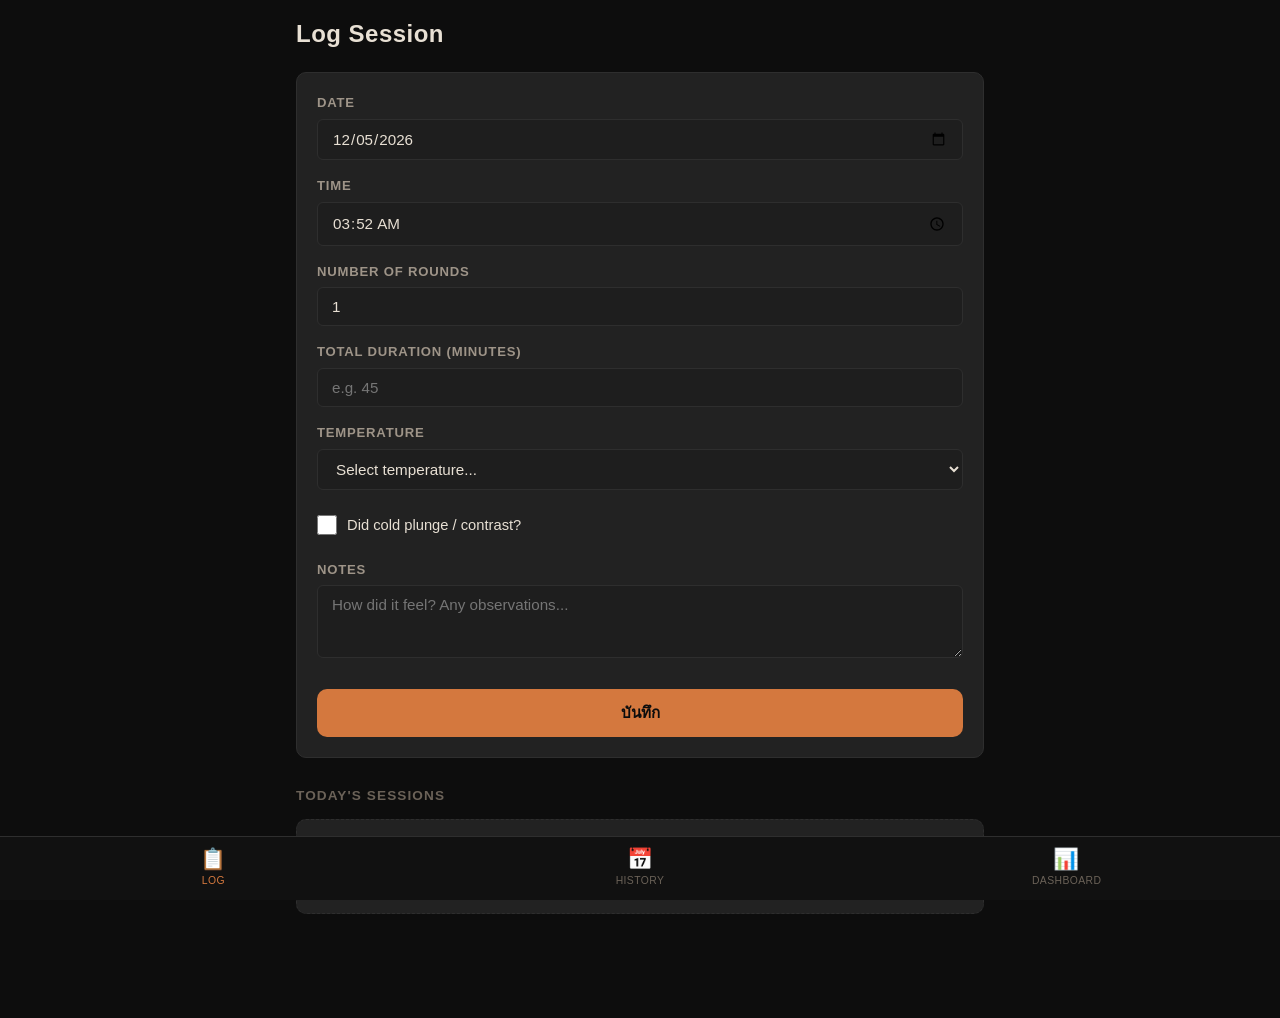
<file: index.html>
<!DOCTYPE html>
<html lang="en">
<head>
  <meta charset="UTF-8">
  <meta name="viewport" content="width=device-width, initial-scale=1.0">
  <title>Sauna Tracker - Log</title>
  <link rel="stylesheet" href="css/style.css">
</head>
<body>

  <div class="container">
    <!-- Page Header -->
    <h1 class="page-title">Log Session</h1>

    <!-- Session Log Form -->
    <div class="card">
      <form id="sessionForm" autocomplete="off">
        <!-- Date -->
        <div class="form-group">
          <label class="form-label" for="sessionDate">Date</label>
          <input type="date" class="form-input" id="sessionDate" required>
        </div>

        <!-- Time -->
        <div class="form-group">
          <label class="form-label" for="sessionTime">Time</label>
          <input type="time" class="form-input" id="sessionTime" required>
        </div>

        <!-- Number of Rounds -->
        <div class="form-group">
          <label class="form-label" for="sessionRounds">Number of Rounds</label>
          <input type="number" class="form-input" id="sessionRounds" min="1" value="1" required>
        </div>

        <!-- Total Duration -->
        <div class="form-group">
          <label class="form-label" for="sessionDuration">Total Duration (minutes)</label>
          <input type="number" class="form-input" id="sessionDuration" min="1" placeholder="e.g. 45" required>
        </div>

        <!-- Temperature -->
        <div class="form-group">
          <label class="form-label" for="sessionTemp">Temperature</label>
          <select class="form-input" id="sessionTemp" required>
            <option value="" disabled selected>Select temperature...</option>
            <option value="60-70°C">60–70°C</option>
            <option value="70-80°C">70–80°C</option>
            <option value="80-90°C">80–90°C</option>
            <option value="90-100°C">90–100°C</option>
            <option value="Steam">Steam</option>
          </select>
        </div>

        <!-- Contrast Checkbox -->
        <div class="form-group">
          <div class="form-checkbox-group">
            <input type="checkbox" class="form-checkbox" id="sessionContrast">
            <label class="form-checkbox-label" for="sessionContrast">Did cold plunge / contrast?</label>
          </div>
        </div>

        <!-- Notes -->
        <div class="form-group">
          <label class="form-label" for="sessionNotes">Notes</label>
          <textarea class="form-input" id="sessionNotes" placeholder="How did it feel? Any observations..." rows="3" style="resize: vertical; min-height: 70px;"></textarea>
        </div>

        <!-- Save Button -->
        <div class="form-actions">
          <button type="submit" class="btn btn-primary" id="btnSave">บันทึก</button>
        </div>
      </form>
    </div>

    <!-- Today's Sessions -->
    <div class="sessions-section">
      <div class="section-title">Today's Sessions</div>
      <div id="todaySessions">
        <!-- Populated by JavaScript -->
      </div>
    </div>
  </div>

  <!-- Toast Notification -->
  <div class="toast" id="toast">Saved!</div>

  <!-- Bottom Navigation -->
  <nav class="bottom-nav">
    <a href="index.html" class="nav-item active">
      <span class="nav-icon">📋</span>
      <span>Log</span>
    </a>
    <a href="log.html" class="nav-item">
      <span class="nav-icon">📅</span>
      <span>History</span>
    </a>
    <a href="dashboard.html" class="nav-item">
      <span class="nav-icon">📊</span>
      <span>Dashboard</span>
    </a>
  </nav>

  <script src="js/data.js"></script>
  <script>
    document.addEventListener('DOMContentLoaded', function () {
      // ---- Set default date (today) and time (now) ----
      const now = new Date();
      const dateInput = document.getElementById('sessionDate');
      const timeInput = document.getElementById('sessionTime');

      // Format date as YYYY-MM-DD
      const yyyy = now.getFullYear();
      const mm = String(now.getMonth() + 1).padStart(2, '0');
      const dd = String(now.getDate()).padStart(2, '0');
      dateInput.value = yyyy + '-' + mm + '-' + dd;

      // Format time as HH:MM
      const hh = String(now.getHours()).padStart(2, '0');
      const min = String(now.getMinutes()).padStart(2, '0');
      timeInput.value = hh + ':' + min;

      // ---- Load today's sessions ----
      function loadTodaySessions() {
        const container = document.getElementById('todaySessions');
        const sessions = window.SaunaData.getTodaySessions();

        if (sessions.length === 0) {
          container.innerHTML = '<div class="empty-state">No sessions logged today</div>';
          return;
        }

        // Sort by time descending (newest first)
        sessions.sort(function (a, b) {
          return (b.time || '').localeCompare(a.time || '');
        });

        var html = '';
        sessions.forEach(function (s) {
          var contrastTag = '';
          if (s.contrast) {
            contrastTag = '<span class="contrast-badge">🧊 Cold Plunge</span>';
          }

          var notesHtml = '';
          if (s.notes && s.notes.trim()) {
            notesHtml = '<div class="session-notes-preview">"' + s.notes.trim() + '"</div>';
          }

          html += '<div class="session-card">' +
            '<div class="session-card-header">' +
            '<span class="session-time">' + (s.time || '—') + '</span>' +
            '<span class="badge badge-temp">' + (s.temperature || '—') + '</span>' +
            '</div>' +
            '<div class="session-detail">' +
            '<span>🔄 ' + (s.rounds || 1) + ' rounds</span>' +
            '<span>⏱ ' + (s.total_minutes || 0) + ' min</span>' +
            contrastTag +
            '</div>' +
            notesHtml +
            '</div>';
        });

        container.innerHTML = html;
      }

      // ---- Toast helper ----
      function showToast() {
        var toast = document.getElementById('toast');
        toast.classList.add('show');
        setTimeout(function () {
          toast.classList.remove('show');
        }, 2000);
      }

      // ---- Handle form submission ----
      document.getElementById('sessionForm').addEventListener('submit', function (e) {
        e.preventDefault();

        var date = dateInput.value;
        var time = timeInput.value;
        var rounds = parseInt(document.getElementById('sessionRounds').value, 10) || 1;
        var totalMinutes = parseInt(document.getElementById('sessionDuration').value, 10) || 0;
        var temperature = document.getElementById('sessionTemp').value;
        var contrast = document.getElementById('sessionContrast').checked;
        var notes = document.getElementById('sessionNotes').value;

        // Simple validation
        if (!date || !time || !temperature) {
          return;
        }

        // Save via SaunaData
        window.SaunaData.addSession({
          date: date,
          time: time,
          rounds: rounds,
          total_minutes: totalMinutes,
          temperature: temperature,
          contrast: contrast,
          notes: notes
        });

        showToast();

        // Clear form (keep date and time)
        document.getElementById('sessionRounds').value = 1;
        document.getElementById('sessionDuration').value = '';
        document.getElementById('sessionTemp').value = '';
        document.getElementById('sessionContrast').checked = false;
        document.getElementById('sessionNotes').value = '';

        // Refresh today's sessions list
        loadTodaySessions();
      });

      // ---- Initial load ----
      loadTodaySessions();
    });
  </script>

</body>
</html>
</file>
<file: css/style.css>
/* ===== Sauna Tracker - Dark Theme ===== */

:root {
  /* Colors - Warm Dark Palette */
  --bg-primary: #0d0d0d;
  --bg-secondary: #1a1a1a;
  --bg-card: #222222;
  --bg-nav: #111111;
  --bg-hover: #2a2a2a;
  --bg-input: #1e1e1e;

  --text-primary: #e8e0d4;
  --text-secondary: #9e9488;
  --text-muted: #6b6258;
  --text-inverse: #0d0d0d;

  --accent-warm: #d4783e;
  --accent-glow: #e8925a;
  --accent-dim: #a85e2e;
  --accent-cool: #4a7a8a;

  --danger: #c44a4a;
  --danger-hover: #d65c5c;
  --success: #4a9a6a;

  --border: #2e2e2e;
  --border-light: #3a3a3a;

  --radius-sm: 6px;
  --radius-md: 10px;
  --radius-lg: 16px;
  --radius-xl: 24px;

  --shadow: 0 2px 12px rgba(0,0,0,0.4);
  --shadow-lg: 0 4px 24px rgba(0,0,0,0.6);

  --transition: 0.2s ease;
  --transition-slow: 0.35s ease;

  --nav-height: 64px;
  --max-width: 480px;

  --font-stack: -apple-system, BlinkMacSystemFont, 'Segoe UI', Roboto, Oxygen,
    Ubuntu, Cantarell, 'Helvetica Neue', sans-serif;
}

/* ===== Reset & Base ===== */
*, *::before, *::after {
  box-sizing: border-box;
  margin: 0;
  padding: 0;
}

html {
  font-size: 16px;
  -webkit-text-size-adjust: 100%;
}

body {
  font-family: var(--font-stack);
  background: var(--bg-primary);
  color: var(--text-primary);
  line-height: 1.5;
  min-height: 100vh;
  padding-bottom: calc(var(--nav-height) + 24px);
  -webkit-font-smoothing: antialiased;
}

a {
  color: var(--accent-warm);
  text-decoration: none;
}

/* ===== Container ===== */
.container {
  max-width: var(--max-width);
  margin: 0 auto;
  padding: 16px;
}

/* ===== Headings ===== */
.page-title {
  font-size: 1.5rem;
  font-weight: 700;
  margin-bottom: 20px;
  color: var(--text-primary);
  letter-spacing: 0.02em;
}

/* ===== Buttons ===== */
.btn {
  display: inline-flex;
  align-items: center;
  justify-content: center;
  gap: 8px;
  padding: 12px 24px;
  border: none;
  border-radius: var(--radius-md);
  font-size: 0.95rem;
  font-weight: 600;
  cursor: pointer;
  transition: background var(--transition), transform var(--transition), box-shadow var(--transition);
  font-family: var(--font-stack);
}

.btn:active {
  transform: scale(0.97);
}

.btn-primary {
  background: var(--accent-warm);
  color: var(--text-inverse);
}

.btn-primary:hover {
  background: var(--accent-glow);
  box-shadow: 0 0 16px rgba(212,120,62,0.3);
}

.btn-primary:disabled {
  opacity: 0.4;
  cursor: not-allowed;
  box-shadow: none;
}

.btn-secondary {
  background: var(--bg-card);
  color: var(--text-primary);
  border: 1px solid var(--border);
}

.btn-secondary:hover {
  background: var(--bg-hover);
  border-color: var(--border-light);
}

.btn-danger {
  background: transparent;
  color: var(--danger);
  border: 1px solid var(--danger);
  padding: 6px 14px;
  font-size: 0.8rem;
}

.btn-danger:hover {
  background: var(--danger);
  color: white;
}

.btn-icon {
  width: 44px;
  height: 44px;
  padding: 0;
  border-radius: 50%;
  font-size: 1.2rem;
}

/* ===== Timer Page ===== */
.timer-display {
  text-align: center;
  padding: 40px 0 24px;
}

.timer-time {
  font-size: 5rem;
  font-weight: 300;
  letter-spacing: 0.06em;
  line-height: 1;
  color: var(--text-primary);
  font-variant-numeric: tabular-nums;
  transition: color var(--transition-slow);
}

.timer-time.running {
  color: var(--accent-glow);
}

.timer-time.stopped {
  color: var(--text-secondary);
}

.timer-status {
  margin-top: 8px;
  font-size: 0.85rem;
  color: var(--text-muted);
  text-transform: uppercase;
  letter-spacing: 0.12em;
}

.timer-controls {
  display: flex;
  justify-content: center;
  gap: 16px;
  margin: 24px 0;
}

.btn-timer {
  width: 72px;
  height: 72px;
  border-radius: 50%;
  font-size: 1.1rem;
  border: none;
  cursor: pointer;
  transition: background var(--transition), transform var(--transition), box-shadow var(--transition);
  display: flex;
  align-items: center;
  justify-content: center;
  font-family: var(--font-stack);
  font-weight: 600;
}

.btn-timer:active {
  transform: scale(0.95);
}

.btn-start {
  background: var(--accent-warm);
  color: var(--text-inverse);
}

.btn-start:hover {
  background: var(--accent-glow);
  box-shadow: 0 0 20px rgba(212,120,62,0.4);
}

.btn-stop {
  background: var(--danger);
  color: white;
}

.btn-stop:hover {
  background: var(--danger-hover);
}

.btn-reset {
  background: var(--bg-card);
  color: var(--text-secondary);
  border: 1px solid var(--border);
}

.btn-reset:hover {
  background: var(--bg-hover);
  color: var(--text-primary);
}

/* ===== Modal / Popup ===== */
.modal-overlay {
  display: none;
  position: fixed;
  inset: 0;
  background: rgba(0,0,0,0.7);
  backdrop-filter: blur(4px);
  z-index: 100;
  align-items: center;
  justify-content: center;
  padding: 16px;
  animation: fadeIn 0.2s ease;
}

.modal-overlay.active {
  display: flex;
}

.modal {
  background: var(--bg-secondary);
  border: 1px solid var(--border);
  border-radius: var(--radius-lg);
  padding: 28px 24px 20px;
  width: 100%;
  max-width: 380px;
  box-shadow: var(--shadow-lg);
  animation: slideUp 0.25s ease;
}

.modal-title {
  font-size: 1.15rem;
  font-weight: 700;
  margin-bottom: 6px;
  color: var(--text-primary);
}

.modal-subtitle {
  font-size: 0.85rem;
  color: var(--text-secondary);
  margin-bottom: 20px;
}

.form-group {
  margin-bottom: 16px;
}

.form-label {
  display: block;
  font-size: 0.82rem;
  font-weight: 600;
  color: var(--text-secondary);
  margin-bottom: 6px;
  text-transform: uppercase;
  letter-spacing: 0.06em;
}

.form-select,
.form-textarea {
  width: 100%;
  padding: 10px 14px;
  background: var(--bg-input);
  border: 1px solid var(--border);
  border-radius: var(--radius-sm);
  color: var(--text-primary);
  font-size: 0.95rem;
  font-family: var(--font-stack);
  transition: border-color var(--transition);
}

.form-select {
  appearance: none;
  background-image: url("data:image/svg+xml,%3Csvg xmlns='http://www.w3.org/2000/svg' width='12' height='8' fill='%239e9488'%3E%3Cpath d='M1 1l5 5 5-5'/%3E%3C/svg%3E");
  background-repeat: no-repeat;
  background-position: right 12px center;
  padding-right: 32px;
  cursor: pointer;
}

.form-select:focus,
.form-textarea:focus {
  outline: none;
  border-color: var(--accent-warm);
}

.form-textarea {
  resize: vertical;
  min-height: 70px;
}

.modal-actions {
  display: flex;
  gap: 10px;
  margin-top: 20px;
}

.modal-actions .btn {
  flex: 1;
}

/* ===== Today's Session Card (DEPRECATED - see below) ===== */

/* ===== Log Page ===== */
.log-controls {
  display: flex;
  gap: 10px;
  margin-bottom: 16px;
  flex-wrap: wrap;
}

.search-input {
  flex: 1;
  min-width: 160px;
  padding: 10px 14px;
  background: var(--bg-input);
  border: 1px solid var(--border);
  border-radius: var(--radius-sm);
  color: var(--text-primary);
  font-size: 0.9rem;
  font-family: var(--font-stack);
}

.search-input:focus {
  outline: none;
  border-color: var(--accent-warm);
}

.month-filter {
  padding: 10px 14px;
  background: var(--bg-input);
  border: 1px solid var(--border);
  border-radius: var(--radius-sm);
  color: var(--text-primary);
  font-size: 0.9rem;
  font-family: var(--font-stack);
  cursor: pointer;
}

.month-filter:focus {
  outline: none;
  border-color: var(--accent-warm);
}

.log-list {
  display: flex;
  flex-direction: column;
  gap: 8px;
}

.log-item {
  background: var(--bg-card);
  border: 1px solid var(--border);
  border-radius: var(--radius-md);
  padding: 14px 16px;
  display: flex;
  align-items: flex-start;
  justify-content: space-between;
  gap: 12px;
  transition: background var(--transition);
}

.log-item:hover {
  background: var(--bg-hover);
}

.log-item-left {
  flex: 1;
  min-width: 0;
}

.log-item-date {
  font-size: 0.78rem;
  color: var(--text-muted);
  margin-bottom: 3px;
}

.log-item-duration {
  font-size: 1rem;
  font-weight: 600;
  color: var(--text-primary);
}

.log-item-temp {
  font-size: 0.82rem;
  color: var(--accent-warm);
  margin-top: 2px;
}

.log-item-notes {
  font-size: 0.8rem;
  color: var(--text-secondary);
  margin-top: 4px;
  overflow: hidden;
  text-overflow: ellipsis;
  white-space: nowrap;
  max-width: 200px;
}

.log-empty {
  text-align: center;
  padding: 48px 16px;
  color: var(--text-muted);
}

.log-empty-icon {
  font-size: 2.5rem;
  margin-bottom: 12px;
  opacity: 0.4;
}

/* ===== Dashboard Page ===== */
.stats-grid {
  display: grid;
  grid-template-columns: 1fr 1fr;
  gap: 10px;
  margin-bottom: 24px;
}

.stat-card {
  background: var(--bg-card);
  border: 1px solid var(--border);
  border-radius: var(--radius-md);
  padding: 16px;
  text-align: center;
  transition: background var(--transition);
}

.stat-card:hover {
  background: var(--bg-hover);
}

.stat-card.full {
  grid-column: 1 / -1;
}

.stat-value {
  font-size: 1.6rem;
  font-weight: 700;
  color: var(--accent-warm);
  line-height: 1.2;
}

.stat-label {
  font-size: 0.75rem;
  color: var(--text-muted);
  text-transform: uppercase;
  letter-spacing: 0.06em;
  margin-top: 4px;
}

.chart-section {
  margin-bottom: 24px;
}

.chart-title {
  font-size: 0.9rem;
  font-weight: 600;
  color: var(--text-secondary);
  margin-bottom: 12px;
}

.chart-container {
  background: var(--bg-card);
  border: 1px solid var(--border);
  border-radius: var(--radius-md);
  padding: 16px;
  height: 200px;
  position: relative;
}

.chart-container canvas {
  width: 100% !important;
  height: 100% !important;
}

/* ===== Bottom Navigation ===== */
.bottom-nav {
  position: fixed;
  bottom: 0;
  left: 0;
  right: 0;
  height: var(--nav-height);
  background: var(--bg-nav);
  border-top: 1px solid var(--border);
  display: flex;
  z-index: 50;
  backdrop-filter: blur(12px);
  -webkit-backdrop-filter: blur(12px);
}

.nav-item {
  flex: 1;
  display: flex;
  flex-direction: column;
  align-items: center;
  justify-content: center;
  gap: 3px;
  color: var(--text-muted);
  text-decoration: none;
  font-size: 0.65rem;
  font-weight: 500;
  transition: color var(--transition);
  padding: 6px 0;
  text-transform: uppercase;
  letter-spacing: 0.04em;
}

.nav-item:hover {
  color: var(--text-secondary);
}

.nav-item.active {
  color: var(--accent-warm);
}

.nav-icon {
  font-size: 1.3rem;
  line-height: 1;
}

/* ===== Animations ===== */
@keyframes fadeIn {
  from { opacity: 0; }
  to { opacity: 1; }
}

@keyframes slideUp {
  from {
    opacity: 0;
    transform: translateY(16px);
  }
  to {
    opacity: 1;
    transform: translateY(0);
  }
}

@keyframes pulse {
  0%, 100% { opacity: 1; }
  50% { opacity: 0.6; }
}

.timer-time.running {
  animation: pulse 2s ease-in-out infinite;
}

/* ===== Responsive ===== */
@media (min-width: 768px) {
  .container {
    max-width: 600px;
  }

  .timer-time {
    font-size: 7rem;
  }

  .stats-grid {
    grid-template-columns: repeat(3, 1fr);
  }

  .stat-card.full {
    grid-column: 1 / -1;
  }

  .chart-container {
    height: 260px;
  }
}

@media (min-width: 1024px) {
  .container {
    max-width: 720px;
  }
}

/* ===== Card ===== */
.card {
  background: var(--bg-card);
  border: 1px solid var(--border);
  border-radius: var(--radius-md);
  padding: 20px;
  margin-bottom: 16px;
}

/* ===== Form Input (for <input>) ===== */
.form-input {
  width: 100%;
  padding: 10px 14px;
  background: var(--bg-input);
  border: 1px solid var(--border);
  border-radius: var(--radius-sm);
  color: var(--text-primary);
  font-size: 0.95rem;
  font-family: var(--font-stack);
  transition: border-color var(--transition);
}

.form-input:focus {
  outline: none;
  border-color: var(--accent-warm);
}

/* ===== Form Checkbox ===== */
.form-checkbox-group {
  display: flex;
  align-items: center;
  gap: 10px;
  padding: 8px 0;
}

.form-checkbox {
  width: 20px;
  height: 20px;
  accent-color: var(--accent-warm);
  cursor: pointer;
}

.form-checkbox-label {
  font-size: 0.92rem;
  color: var(--text-primary);
  cursor: pointer;
  user-select: none;
}

/* ===== Toast Notification ===== */
.toast {
  position: fixed;
  bottom: calc(var(--nav-height) + 24px);
  left: 50%;
  transform: translateX(-50%) translateY(20px);
  background: var(--success);
  color: white;
  padding: 12px 28px;
  border-radius: var(--radius-md);
  font-size: 0.9rem;
  font-weight: 600;
  box-shadow: var(--shadow-lg);
  opacity: 0;
  transition: opacity var(--transition), transform var(--transition);
  z-index: 200;
  pointer-events: none;
}

.toast.show {
  opacity: 1;
  transform: translateX(-50%) translateY(0);
}

/* ===== Badge ===== */
.badge {
  display: inline-flex;
  align-items: center;
  padding: 3px 10px;
  border-radius: 20px;
  font-size: 0.75rem;
  font-weight: 600;
  letter-spacing: 0.04em;
}

.badge-temp {
  background: rgba(212, 120, 62, 0.15);
  color: var(--accent-warm);
  border: 1px solid rgba(212, 120, 62, 0.25);
}

/* ===== Contrast Badge ===== */
.contrast-badge {
  display: inline-flex;
  align-items: center;
  gap: 4px;
  padding: 3px 10px;
  border-radius: 20px;
  font-size: 0.72rem;
  font-weight: 600;
  background: rgba(74, 122, 138, 0.15);
  color: var(--accent-cool);
  border: 1px solid rgba(74, 122, 138, 0.25);
  letter-spacing: 0.04em;
}

/* ===== Session Card (for today's sessions) ===== */
.session-card {
  background: var(--bg-card);
  border: 1px solid var(--border);
  border-radius: var(--radius-md);
  padding: 14px 16px;
  display: flex;
  flex-direction: column;
  gap: 6px;
  margin-bottom: 8px;
  transition: background var(--transition);
}

.session-card:hover {
  background: var(--bg-hover);
}

.session-card-header {
  display: flex;
  align-items: center;
  justify-content: space-between;
}

.session-time {
  font-size: 0.85rem;
  font-weight: 600;
  color: var(--text-primary);
}

.session-detail {
  font-size: 0.8rem;
  color: var(--text-secondary);
  display: flex;
  flex-wrap: wrap;
  gap: 8px;
  align-items: center;
}

.session-detail span {
  display: inline-flex;
  align-items: center;
  gap: 3px;
}

.session-notes-preview {
  font-size: 0.78rem;
  color: var(--text-muted);
  font-style: italic;
  margin-top: 2px;
  overflow: hidden;
  text-overflow: ellipsis;
  white-space: nowrap;
}

/* ===== Today Sessions Section ===== */
.sessions-section {
  margin-top: 28px;
}

.section-title {
  font-size: 0.85rem;
  font-weight: 600;
  color: var(--text-muted);
  text-transform: uppercase;
  letter-spacing: 0.08em;
  margin-bottom: 12px;
}

/* ===== Empty State ===== */
.empty-state {
  text-align: center;
  padding: 36px 16px;
  color: var(--text-muted);
  font-size: 0.9rem;
  background: var(--bg-card);
  border: 1px dashed var(--border);
  border-radius: var(--radius-md);
}

/* ===== Form Actions ===== */
.form-actions {
  margin-top: 24px;
}

.form-actions .btn {
  width: 100%;
}

/* ===== Biometrics Section ===== */
.section-heading {
  font-size: 1.15rem;
  font-weight: 700;
  color: var(--text-primary);
  margin-bottom: 16px;
  letter-spacing: 0.02em;
}

.chart-container--tall {
  height: 240px;
}

@media (min-width: 768px) {
  .chart-container--tall {
    height: 280px;
  }
}

.bio-stats-card {
  background: var(--bg-card);
  border: 1px solid var(--border);
  border-radius: var(--radius-md);
  padding: 18px 20px;
  margin-top: 20px;
  margin-bottom: 8px;
}

.bio-stats-title {
  font-size: 0.9rem;
  font-weight: 600;
  color: var(--text-secondary);
  margin-bottom: 14px;
  text-transform: uppercase;
  letter-spacing: 0.06em;
}

.bio-stat-row {
  display: flex;
  justify-content: space-between;
  align-items: center;
  padding: 8px 0;
  border-bottom: 1px solid var(--border);
}

.bio-stat-row:last-child {
  border-bottom: none;
}

.bio-stat-label {
  font-size: 0.85rem;
  color: var(--text-muted);
}

.bio-stat-value {
  font-size: 0.9rem;
  font-weight: 600;
  color: var(--text-primary);
}

.bio-stat-value--accent {
  color: var(--accent-warm);
}

/* ===== Utility ===== */
.text-center { text-align: center; }
.mt-8 { margin-top: 8px; }
.mt-16 { margin-top: 16px; }
.mt-24 { margin-top: 24px; }
.w-full { width: 100%; }
.hidden { display: none; }
</file>
